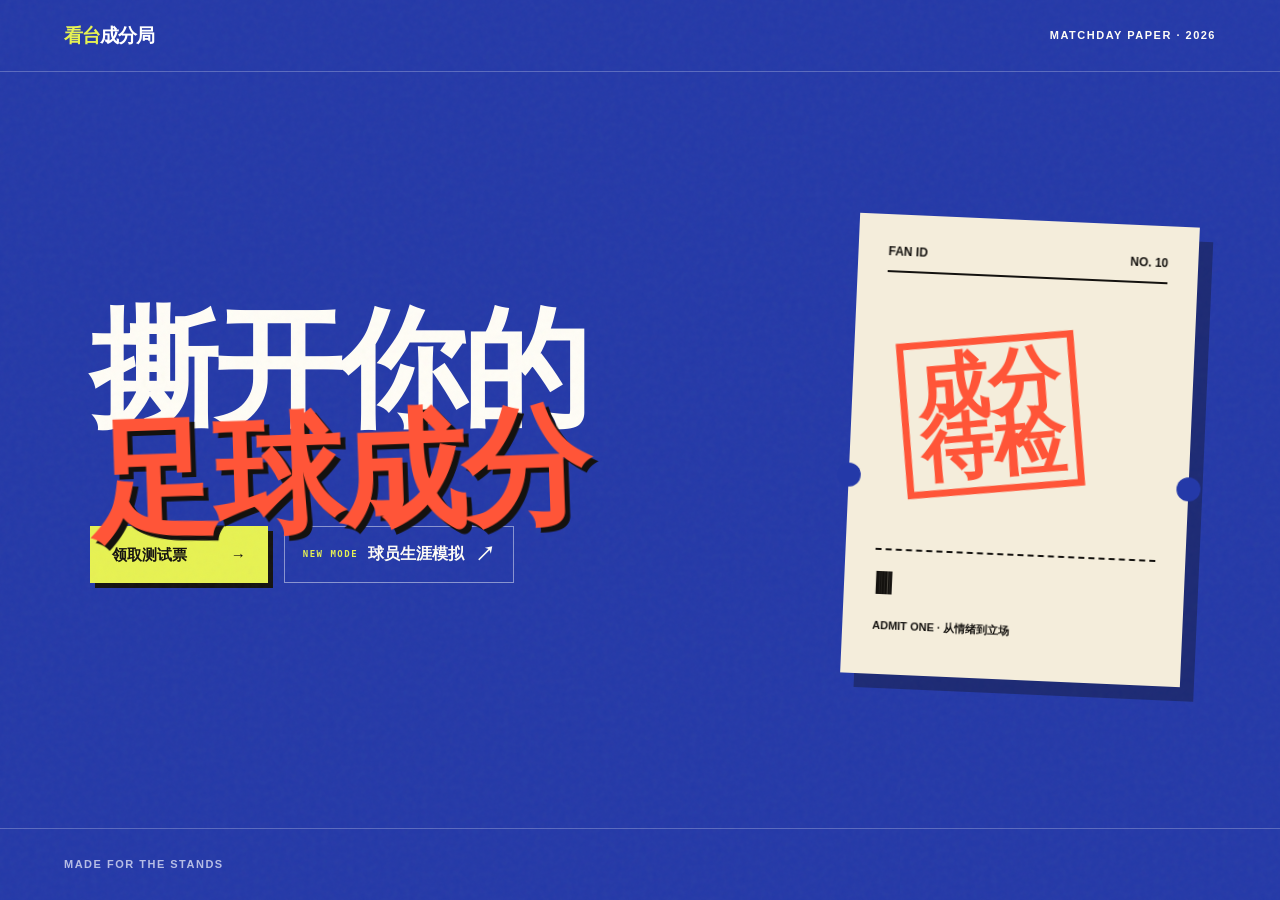
<file: index.html>
<!doctype html>
<html lang="zh-CN">
<head>
  <meta charset="UTF-8" />
  <meta name="viewport" content="width=device-width, initial-scale=1.0" />
  <meta name="theme-color" content="#2439a8" />
  <title>看台成分局｜你的足球 DNA</title>
  <link rel="stylesheet" href="styles.css" />
</head>
<body>
  <div class="grain" aria-hidden="true"></div>
  <header class="masthead">
    <a class="brand" href="#" aria-label="返回首页"><span>看台</span>成分局</a>
    <span class="issue">MATCHDAY PAPER · 2026</span>
  </header>

  <main id="app">
    <section class="screen hero active" id="start-screen">
      <div class="hero-copy">
        <h1>撕开你的<br><em>足球成分</em></h1>
        <div class="hero-actions">
          <button class="primary" id="start-btn">领取测试票 <span>→</span></button>
          <a class="career-link" href="career.html"><small>NEW MODE</small>球员生涯模拟 <span>↗</span></a>
        </div>
      </div>
      <aside class="ticket teaser" aria-label="结果示例">
        <div class="ticket-head"><span>FAN ID</span><b>NO. 10</b></div>
        <p class="stamp">成分<br>待检</p>
        <div class="barcode">|||| ||| || |||| | |||</div>
        <p class="ticket-foot">ADMIT ONE · 从情绪到立场</p>
      </aside>
    </section>

    <section class="screen quiz" id="quiz-screen" aria-live="polite">
      <div class="quiz-top">
        <button class="back" id="back-btn" aria-label="返回上一题">←</button>
        <div class="progress-wrap"><div class="progress" id="progress"></div></div>
        <span class="counter" id="counter">01 / ?</span>
      </div>
      <div class="question-card">
        <p class="question-type" id="question-type">比赛情绪</p>
        <h2 id="question-text"></h2>
        <div class="answers" id="answers"></div>
        <button class="unknown" id="unknown-btn">这题不了解 / 没感觉</button>
      </div>
      <p class="adaptive-note">题目会根据你的上一轮选择自动换路</p>
    </section>

    <section class="screen result" id="result-screen">
      <div class="result-intro">
        <p class="kicker">检测完毕 · 你的看台席位已经锁定</p>
        <h2>你的足球成分</h2>
        <p id="result-line"></p>
      </div>
      <div class="result-ticket ticket" id="share-card">
        <div class="ticket-head"><span>FAN ID / RESULT</span><b id="result-no">NO. 0000</b></div>
        <div id="result-bars" class="result-bars"></div>
        <div class="result-verdict">
          <span>看台判词</span>
          <p id="verdict"></p>
          <figure class="mourinho-card" id="mourinho-card" hidden>
            <img src="mourinho.jpg" alt="若泽·穆里尼奥在新闻发布会上" />
            <figcaption>Photo: Дмитрий Голубович · <a href="https://commons.wikimedia.org/wiki/File:Jos%C3%A9_Mourinho.jpg" target="_blank" rel="noreferrer">CC BY-SA 3.0</a></figcaption>
          </figure>
        </div>
        <div class="barcode">|||| ||| || |||| | ||| ||</div>
      </div>
      <div class="result-actions">
        <button class="primary" id="copy-btn">复制结果</button>
        <button class="secondary" id="restart-btn">再测一次</button>
      </div>
      <p class="copy-status" id="copy-status" aria-live="polite"></p>
    </section>
  </main>

  <footer><span>MADE FOR THE STANDS</span></footer>
  <script src="app.js"></script>
</body>
</html>
</file>
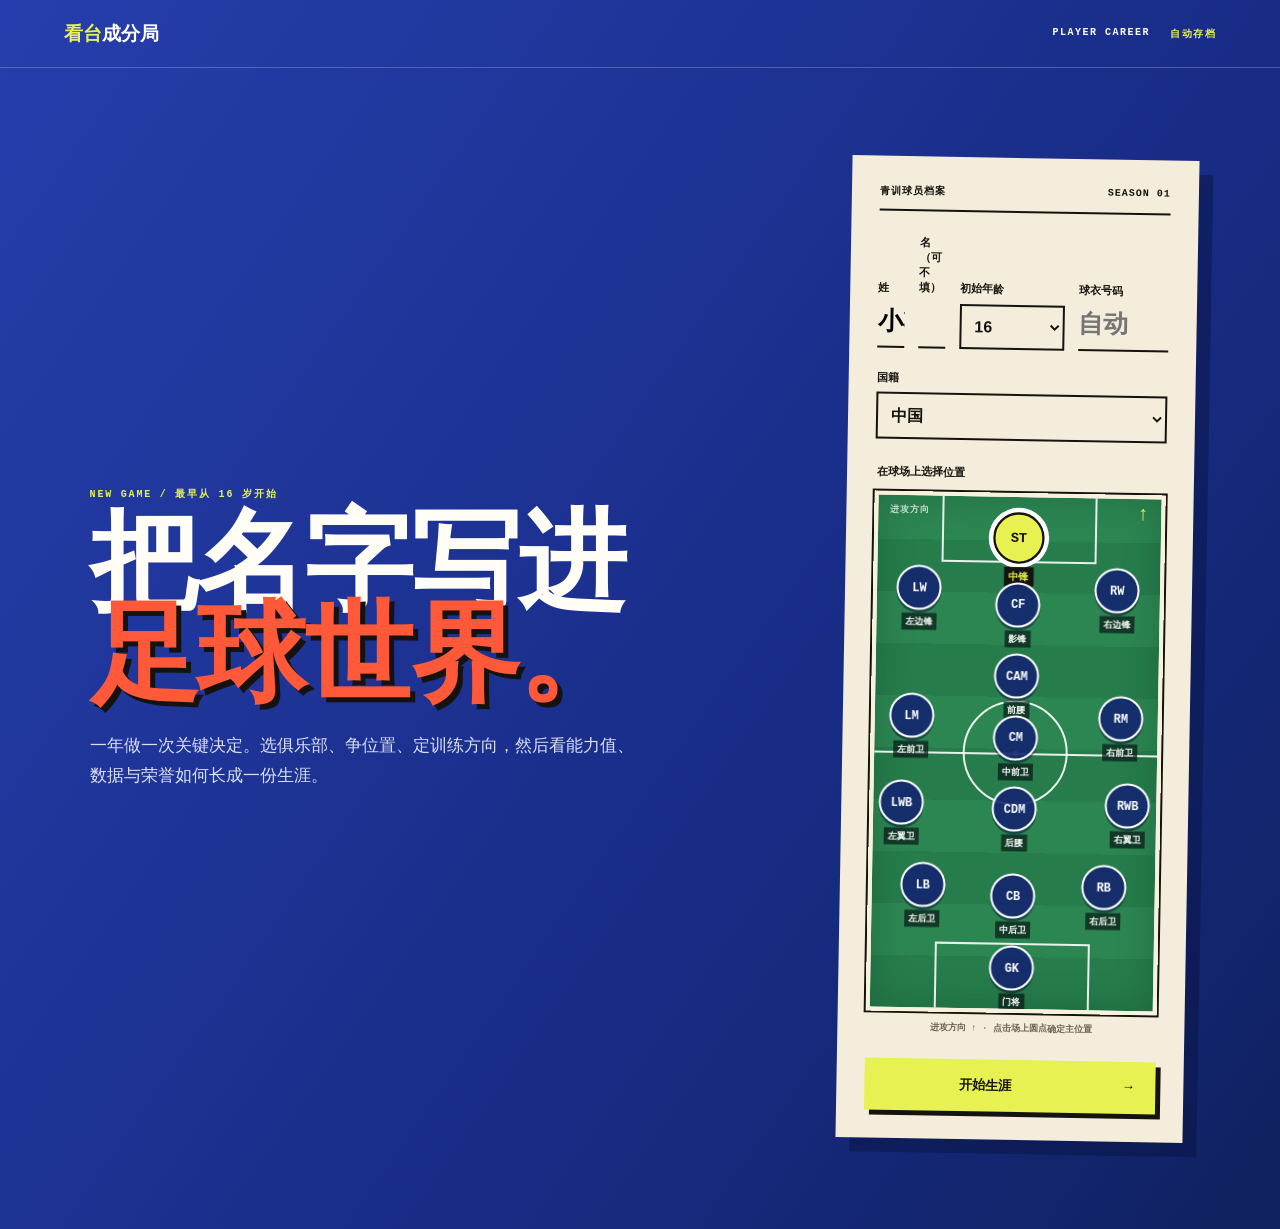
<file: career.html>
<!doctype html>
<html lang="zh-CN">
<head>
  <meta charset="UTF-8" />
  <meta name="viewport" content="width=device-width, initial-scale=1.0" />
  <meta name="theme-color" content="#1f3799" />
  <title>球员生涯模拟｜看台成分局</title>
  <link rel="stylesheet" href="career.css?v=20260802-3" />
</head>
<body>
  <div class="grain" aria-hidden="true"></div>
  <header class="masthead">
    <a class="brand" href="index.html"><span>看台</span>成分局</a>
    <div class="header-meta"><span>PLAYER CAREER</span><b id="save-label">自动存档</b></div>
  </header>

  <main>
    <section class="setup" id="setup">
      <div class="setup-copy">
        <p class="eyebrow">NEW GAME / 最早从 16 岁开始</p>
        <h1>把名字写进<br><em>足球世界。</em></h1>
        <p>一年做一次关键决定。选俱乐部、争位置、定训练方向，然后看能力值、数据与荣誉如何长成一份生涯。</p>
      </div>
      <form class="paper setup-form" id="setup-form">
        <div class="paper-head"><span>青训球员档案</span><b>SEASON 01</b></div>
        <div class="identity-grid">
          <label class="text-label">姓<input id="player-family-name" value="小将" maxlength="12" autocomplete="family-name" /></label>
          <label class="text-label">名（可不填）<input id="player-given-name" maxlength="12" autocomplete="given-name" /></label>
          <label class="text-label">初始年龄<select id="start-age"><option>16</option><option>17</option><option>18</option><option>19</option></select></label>
          <label class="text-label">球衣号码<input id="shirt-number" type="number" min="1" max="99" placeholder="自动" inputmode="numeric" /></label>
        </div>
        <label class="text-label nationality-label">国籍
          <select id="nationality">
            <option>中国</option><option>阿根廷</option><option>巴西</option><option>乌拉圭</option><option>法国</option><option>德国</option><option>英格兰</option><option>苏格兰</option><option>西班牙</option><option>葡萄牙</option><option>意大利</option><option>比利时</option><option>荷兰</option><option>土耳其</option><option>俄罗斯</option><option>沙特阿拉伯</option><option>美国</option><option>克罗地亚</option><option>挪威</option><option>日本</option><option>韩国</option><option>墨西哥</option><option>摩洛哥</option><option>瑞士</option><option>哥伦比亚</option><option>丹麦</option><option>塞内加尔</option><option>尼日利亚</option>
          </select>
        </label>
        <fieldset>
          <legend>在球场上选择位置</legend>
          <div class="position-pitch" role="radiogroup" aria-label="球员位置">
            <i class="pitch-line halfway" aria-hidden="true"></i><i class="pitch-line center-circle" aria-hidden="true"></i><i class="pitch-line box-top" aria-hidden="true"></i><i class="pitch-line box-bottom" aria-hidden="true"></i>
            <label class="pitch-position pos-st"><input type="radio" name="position" value="ST" checked><span>ST<small>中锋</small></span></label>
            <label class="pitch-position pos-lw"><input type="radio" name="position" value="LW"><span>LW<small>左边锋</small></span></label>
            <label class="pitch-position pos-rw"><input type="radio" name="position" value="RW"><span>RW<small>右边锋</small></span></label>
            <label class="pitch-position pos-cf"><input type="radio" name="position" value="CF"><span>CF<small>影锋</small></span></label>
            <label class="pitch-position pos-cam"><input type="radio" name="position" value="CAM"><span>CAM<small>前腰</small></span></label>
            <label class="pitch-position pos-lm"><input type="radio" name="position" value="LM"><span>LM<small>左前卫</small></span></label>
            <label class="pitch-position pos-cm"><input type="radio" name="position" value="CM"><span>CM<small>中前卫</small></span></label>
            <label class="pitch-position pos-rm"><input type="radio" name="position" value="RM"><span>RM<small>右前卫</small></span></label>
            <label class="pitch-position pos-cdm"><input type="radio" name="position" value="CDM"><span>CDM<small>后腰</small></span></label>
            <label class="pitch-position pos-lwb"><input type="radio" name="position" value="LWB"><span>LWB<small>左翼卫</small></span></label>
            <label class="pitch-position pos-lb"><input type="radio" name="position" value="LB"><span>LB<small>左后卫</small></span></label>
            <label class="pitch-position pos-cb"><input type="radio" name="position" value="CB"><span>CB<small>中后卫</small></span></label>
            <label class="pitch-position pos-rb"><input type="radio" name="position" value="RB"><span>RB<small>右后卫</small></span></label>
            <label class="pitch-position pos-rwb"><input type="radio" name="position" value="RWB"><span>RWB<small>右翼卫</small></span></label>
            <label class="pitch-position pos-gk"><input type="radio" name="position" value="GK"><span>GK<small>门将</small></span></label>
          </div>
          <p class="pitch-help">进攻方向 ↑ · 点击场上圆点确定主位置</p>
        </fieldset>
        <button class="primary" type="submit">开始生涯 <span>→</span></button>
        <button class="continue" id="continue" type="button" hidden>继续上次生涯</button>
      </form>
    </section>

    <section class="game" id="game" hidden>
      <aside class="passport paper">
        <div class="passport-top">
          <div class="shirt"><b id="shirt-no">9</b><span id="player-position">ST</span></div>
          <div><p class="eyebrow dark">PLAYER ID</p><h2 id="player-card-name">小将</h2><p id="current-club">阿贾克斯</p><p class="nationality" id="player-nationality">中国</p></div>
        </div>
        <div class="nationality-migration" id="nationality-migration" hidden>
          <span>旧存档补录国籍</span><select id="passport-nationality"></select><button id="lock-nationality">确认并锁定</button>
        </div>
        <div class="overall"><span>综合能力</span><strong id="overall">67</strong></div>
        <div class="attributes" id="attributes"></div>
        <div class="career-numbers">
          <div><span>年龄</span><b id="age">17</b></div><div><span>身价</span><b id="value">€3M</b></div>
          <div><span>出场</span><b id="apps">0</b></div><div><span>冠军</span><b id="trophies">0</b></div>
          <div><span>国家队出场</span><b id="national-apps">0</b></div><div><span>国家队进球</span><b id="national-goals">0</b></div>
        </div>
        <section class="honor-cabinet">
          <div><span>职业生涯总荣誉</span><b id="total-honor-count">0</b></div>
          <div class="career-honors" id="career-honors"><small>荣誉室还是空的</small></div>
        </section>
        <div class="career-exit"><button id="retire-early">提前退役</button><button class="reset" id="reset">重新开档</button></div>
      </aside>

      <section class="desk">
        <div class="season-head">
          <div><p class="eyebrow">TRANSFER WINDOW</p><h2 id="season-title">2026 / 27 赛季</h2></div>
          <div class="career-progress"><span id="season-count">第 1 季</span><i><b id="progress"></b></i></div>
        </div>

        <div class="decision-board">
          <section class="control-block">
            <div class="section-title"><span>本季发展方向</span></div>
            <div class="plan-grid" id="plans"></div>
          </section>

          <section class="control-block">
            <div class="section-title"><span>你要怎样踢这一年</span></div>
            <div class="plan-grid strategy-grid" id="strategies"></div>
          </section>

          <section class="offers-block">
            <div class="section-title"><span>合同与转会</span></div>
            <div class="offers" id="offers"></div>
          </section>

          <div class="decision-footer">
            <p id="decision-note">选好训练方向、赛季策略和合同。</p>
            <button class="primary simulate" id="simulate" disabled>签约并踢完赛季 <span>→</span></button>
          </div>
        </div>

        <section class="timeline-wrap">
          <div class="section-title"><span>生涯履历</span><small id="honor-count">0 项荣誉</small></div>
          <div class="timeline" id="timeline"><p class="empty">第一份职业合同还没有签字。</p></div>
        </section>
      </section>
    </section>
  </main>

  <div class="modal" id="report" hidden>
    <article class="report-card paper">
      <div class="paper-head"><span>赛季报告</span><b id="report-year"></b></div>
      <p class="eyebrow dark" id="report-kicker">SEASON COMPLETE</p>
      <h2 id="report-title"></h2>
      <p id="report-summary"></p>
      <div class="report-stats" id="report-stats"></div>
      <div class="season-outcomes" id="report-outcomes"></div>
      <div class="honors" id="report-honors"></div>
      <button class="primary" id="next-season">进入下个转会窗 <span>→</span></button>
    </article>
  </div>
  <script src="career-content-data.js?v=20260802-3"></script>
  <script src="career.js?v=20260802-3"></script>
</body>
</html>
</file>
<file: styles.css>
:root{--blue:#2439a8;--blue2:#182a88;--paper:#f4eddb;--ink:#14120f;--orange:#ff5538;--yellow:#e7f252;--muted:#b6bde5;--white:#fffdf6;--sans:"Microsoft YaHei UI","Microsoft YaHei","PingFang SC",sans-serif}
.hero-actions{display:flex;align-items:stretch;gap:16px;flex-wrap:wrap}.career-link{display:flex;align-items:center;gap:10px;min-width:230px;padding:14px 18px;border:1px solid rgba(255,255,255,.46);color:var(--white);text-decoration:none;font-weight:900;transition:.18s}.career-link small{font:800 9px/1 Consolas,monospace;letter-spacing:1.5px;color:var(--yellow)}.career-link span{margin-left:auto;font-size:20px}.career-link:hover,.career-link:focus-visible{background:var(--paper);color:var(--ink);transform:translateY(-2px)}
.issue,footer,.kicker,.ticket-head,.ticket-foot,.counter,.question-type,.adaptive-note,.result-verdict span,.result-pct,.mourinho-card figcaption{font-family:var(--sans),Consolas,monospace!important}
.result-verdict p strong{display:block;font:900 clamp(36px,7vw,72px)/.85 Impact,"Arial Black",sans-serif;letter-spacing:-1px;color:var(--orange);text-transform:uppercase}.mourinho-card{margin:18px 0 0;position:relative}.mourinho-card[hidden]{display:none}.mourinho-card img{display:block;width:100%;height:250px;object-fit:cover;object-position:center 28%;filter:grayscale(1) contrast(1.18);border:2px solid var(--ink)}.mourinho-card figcaption{font:700 9px/1.4 Consolas,monospace;margin-top:7px}.mourinho-card a{color:inherit}
.result-row{position:relative;overflow:hidden;padding-right:72px;min-height:48px}.result-row>*:not(.result-visual){position:relative;z-index:2}.result-visual{position:absolute;z-index:1;right:0;top:50%;width:78px;height:58px;transform:translateY(-50%);display:grid;place-items:center;-webkit-mask-image:linear-gradient(to left,#000 58%,transparent 100%);mask-image:linear-gradient(to left,#000 58%,transparent 100%)}.result-visual img{width:100%;height:100%;object-fit:contain}.result-visual.player img{object-fit:cover;object-position:center 20%}.result-visual span{font:900 22px/1 Impact,sans-serif;color:#9c927e;border:2px solid #9c927e;border-radius:50%;padding:9px}
*{box-sizing:border-box}html{background:var(--blue);color:var(--white);font-family:"Microsoft YaHei UI","PingFang SC",sans-serif}body{margin:0;min-height:100vh;overflow-x:hidden}.grain{position:fixed;inset:0;pointer-events:none;opacity:.13;background-image:url("data:image/svg+xml,%3Csvg viewBox='0 0 180 180' xmlns='http://www.w3.org/2000/svg'%3E%3Cfilter id='n'%3E%3CfeTurbulence type='fractalNoise' baseFrequency='.8' numOctaves='3' stitchTiles='stitch'/%3E%3C/filter%3E%3Crect width='100%25' height='100%25' filter='url(%23n)' opacity='.32'/%3E%3C/svg%3E")}.masthead,footer{height:72px;display:flex;align-items:center;justify-content:space-between;padding:0 clamp(22px,5vw,72px);border-bottom:1px solid rgba(255,255,255,.25);position:relative;z-index:2}.brand{color:white;text-decoration:none;font-weight:900;font-size:19px;letter-spacing:-1px}.brand span{color:var(--yellow)}.issue,footer{font:700 11px/1.2 Consolas,monospace;letter-spacing:1.5px}.screen{display:none;min-height:calc(100vh - 144px);padding:clamp(36px,6vw,80px) clamp(22px,7vw,100px)}.screen.active{display:flex}.hero{align-items:center;justify-content:space-between;gap:6vw}.hero-copy{max-width:720px}.kicker{font:800 12px/1.4 Consolas,monospace;letter-spacing:1.6px;text-transform:uppercase;color:var(--yellow);margin:0 0 22px}.hero h1{font-family:Impact,"Arial Black",sans-serif;font-size:clamp(64px,10vw,145px);line-height:.82;letter-spacing:-4px;margin:0;text-transform:uppercase;font-weight:900}.hero h1 em{font-style:normal;color:var(--orange);display:inline-block;transform:rotate(-2deg);text-shadow:5px 5px 0 var(--ink)}.lede{font-size:clamp(16px,2vw,21px);line-height:1.7;max-width:580px;margin:34px 0}.primary,.secondary,.unknown,.answer{font:800 15px/1 "Microsoft YaHei UI",sans-serif;cursor:pointer}.primary{border:0;background:var(--yellow);color:var(--ink);padding:18px 22px;box-shadow:5px 5px 0 var(--ink);transition:.15s}.primary:hover{transform:translate(-2px,-2px);box-shadow:8px 8px 0 var(--ink)}.primary span{margin-left:40px}.fineprint{font-size:12px;color:var(--muted);margin-top:22px}.ticket{background:var(--paper);color:var(--ink);position:relative;box-shadow:14px 14px 0 rgba(15,15,25,.35);transform:rotate(2.5deg)}.ticket:before,.ticket:after{content:"";position:absolute;width:24px;height:24px;border-radius:50%;background:var(--blue);top:57%;transform:translateY(-50%)}.ticket:before{left:-12px}.ticket:after{right:-12px}.teaser{width:min(340px,90vw);min-height:440px;padding:30px}.ticket-head{display:flex;justify-content:space-between;border-bottom:2px solid var(--ink);padding-bottom:12px;font:700 12px Consolas,monospace}.stamp{font:900 72px/.85 Impact,sans-serif;color:var(--orange);transform:rotate(-7deg);margin:60px 20px;border:7px solid var(--orange);padding:10px;display:inline-block}.barcode{font:900 25px/1 Consolas;letter-spacing:-5px;border-top:2px dashed var(--ink);padding-top:18px}.ticket-foot{font:700 11px Consolas;margin-top:25px}.quiz{flex-direction:column;max-width:1000px;margin:auto}.quiz-top{display:grid;grid-template-columns:44px 1fr auto;gap:18px;align-items:center}.back{background:transparent;border:1px solid rgba(255,255,255,.4);color:white;width:44px;height:44px;cursor:pointer}.progress-wrap{height:8px;background:rgba(255,255,255,.15)}.progress{height:100%;background:var(--yellow);width:5%;transition:width .35s}.counter{font:700 12px Consolas}.question-card{margin:auto 0;max-width:840px}.question-type{font:800 12px Consolas;color:var(--yellow);letter-spacing:2px}.question-card h2{font-size:clamp(30px,5vw,58px);line-height:1.18;margin:18px 0 32px;letter-spacing:-2px}.answers{display:grid;grid-template-columns:1fr 1fr;gap:13px}.answer{background:transparent;color:white;border:1px solid rgba(255,255,255,.45);padding:20px;text-align:left;line-height:1.45;transition:.15s}.answer:hover,.answer:focus-visible{background:var(--paper);color:var(--ink);border-color:var(--paper);transform:translateX(5px)}.unknown{border:0;border-bottom:1px solid var(--muted);background:none;color:var(--muted);padding:10px 0;margin-top:28px}.adaptive-note{text-align:right;color:var(--muted);font:11px Consolas}.result{flex-direction:column;align-items:center}.result-intro{text-align:center}.result-intro h2{font:900 clamp(48px,8vw,95px)/.9 Impact,sans-serif;margin:5px 0 18px;letter-spacing:-2px}.result-intro>p:last-child{color:var(--muted)}.result-ticket{width:min(620px,94vw);padding:34px 40px;margin:35px 0;transform:rotate(-1deg)}.result-ticket:before,.result-ticket:after{top:68%}.result-bars{padding:30px 0 18px}.result-row{display:grid;grid-template-columns:130px 1fr 52px;align-items:center;gap:14px;margin:14px 0}.result-name{font-weight:900}.bar-track{height:16px;background:#d9d0bc}.bar-fill{height:100%;background:var(--orange);transform-origin:left;animation:grow .7s both}.result-pct{font:900 18px Consolas}.result-verdict{border-top:2px dashed var(--ink);padding:22px 0}.result-verdict span{font:700 10px Consolas;letter-spacing:2px}.result-verdict p{font-weight:800;font-size:18px;line-height:1.6;margin:8px 0}.result-actions{display:flex;gap:15px}.secondary{padding:18px 22px;border:1px solid white;background:transparent;color:white}.copy-status{height:20px;color:var(--yellow);font-size:12px}footer{border-top:1px solid rgba(255,255,255,.25);border-bottom:0;color:var(--muted)}@keyframes grow{from{transform:scaleX(0)}}@media(max-width:760px){.issue{display:none}.hero{flex-direction:column;align-items:flex-start}.hero h1{letter-spacing:-2px}.teaser{min-height:290px}.stamp{font-size:48px;margin:30px}.answers{grid-template-columns:1fr}.screen{min-height:calc(100vh - 120px);padding-top:34px}.masthead,footer{height:60px}.result-row{grid-template-columns:92px 1fr 42px}.result-ticket{padding:26px 24px}footer span:last-child{display:none}}@media(prefers-reduced-motion:reduce){*{animation:none!important;transition:none!important}}
</file>
<file: career.css>
:root{--blue:#2439a8;--deep:#12246d;--paper:#f4eddb;--ink:#15130f;--orange:#ff5939;--yellow:#e7f252;--white:#fffdf6;--muted:#b7c0e8;--sans:"Microsoft YaHei UI","Microsoft YaHei","PingFang SC",sans-serif;--mono:Consolas,monospace}
[hidden]{display:none!important}
*{box-sizing:border-box}html{background:var(--deep);color:var(--white);font-family:var(--sans)}body{margin:0;min-height:100vh;background:linear-gradient(125deg,#263ead,#172b83 65%,#10215f);overflow-x:hidden}.grain{position:fixed;inset:0;pointer-events:none;opacity:.12;background-image:url("data:image/svg+xml,%3Csvg viewBox='0 0 180 180' xmlns='http://www.w3.org/2000/svg'%3E%3Cfilter id='n'%3E%3CfeTurbulence type='fractalNoise' baseFrequency='.75' numOctaves='3' stitchTiles='stitch'/%3E%3C/filter id='n'%3E%3Crect width='100%25' height='100%25' filter='url(%23n)' opacity='.4'/%3E%3C/svg%3E")}.masthead{height:68px;padding:0 clamp(20px,5vw,70px);display:flex;align-items:center;justify-content:space-between;border-bottom:1px solid #ffffff38;position:relative;z-index:3}.brand{color:white;text-decoration:none;font-size:19px;font-weight:900}.brand span{color:var(--yellow)}.header-meta{display:flex;gap:20px;font:800 10px var(--mono);letter-spacing:1.5px}.header-meta b{color:var(--yellow)}main{position:relative;z-index:1}.setup{min-height:calc(100vh - 68px);display:grid;grid-template-columns:minmax(0,1.15fr) minmax(340px,.6fr);align-items:center;gap:7vw;padding:clamp(38px,7vw,94px) clamp(20px,7vw,100px)}.eyebrow{font:800 10px/1.4 var(--mono);letter-spacing:1.8px;color:var(--yellow);margin:0 0 14px}.eyebrow.dark{color:var(--blue)}.setup h1{font:900 clamp(58px,8.5vw,126px)/.84 Impact,"Arial Black",sans-serif;letter-spacing:-3px;margin:0}.setup h1 em{font-style:normal;color:var(--orange);text-shadow:5px 5px 0 var(--ink)}.setup-copy>p:last-child{max-width:560px;font-size:17px;line-height:1.8;color:#dbe0f7;margin-top:32px}.paper{background:var(--paper);color:var(--ink);box-shadow:14px 14px 0 #09154480}.setup-form{padding:28px;transform:rotate(1deg)}.paper-head{display:flex;justify-content:space-between;border-bottom:2px solid var(--ink);padding-bottom:11px;margin-bottom:24px;font:800 10px var(--mono);letter-spacing:1px}.text-label,fieldset legend{font-size:11px;font-weight:900}.text-label input{display:block;width:100%;padding:11px 0;border:0;border-bottom:2px solid var(--ink);background:transparent;outline:none;font:900 25px var(--sans)}fieldset{border:0;padding:0;margin:25px 0}.radio-grid{display:grid;grid-template-columns:1fr 1fr;gap:8px;margin-top:10px}.radio-grid input{position:absolute;opacity:0}.radio-grid span{display:block;padding:13px;border:1px solid #aaa18f;cursor:pointer;font-weight:900}.radio-grid small{display:block;margin-top:5px;color:#736c60;font:700 9px var(--mono)}.radio-grid input:checked+span{background:var(--ink);color:white}.radio-grid input:checked+span small{color:var(--yellow)}button{font-family:var(--sans);cursor:pointer}.primary{border:0;background:var(--yellow);color:var(--ink);padding:17px 20px;font-weight:900;box-shadow:5px 5px 0 var(--ink);transition:.16s}.primary:hover:not(:disabled){transform:translate(-2px,-2px);box-shadow:8px 8px 0 var(--ink)}.primary span{float:right;margin-left:36px}.primary:disabled{opacity:.35;cursor:not-allowed;filter:grayscale(1)}.setup-form .primary,.continue{width:100%}.continue{border:1px solid var(--ink);background:transparent;padding:13px;margin-top:14px;font-weight:900}
.game{display:grid;grid-template-columns:285px minmax(0,1fr);gap:24px;padding:26px clamp(14px,3vw,44px) 55px}.passport{padding:22px;align-self:start;position:sticky;top:18px}.passport-top{display:grid;grid-template-columns:82px 1fr;gap:16px;align-items:center}.shirt{height:112px;background:repeating-linear-gradient(90deg,#dbe3ff 0 27px,#edf0fb 27px 54px);display:grid;place-items:center;align-content:center;border-bottom:5px solid var(--orange)}.shirt b{font:900 50px/.85 Impact,sans-serif;color:var(--blue)}.shirt span{font:900 9px var(--mono)}.passport h2{margin:0;font-size:27px}.passport-top>div:last-child>p:last-child{font:700 10px var(--mono);color:#6c6558}.overall{margin:23px 0;border-top:2px solid var(--ink);border-bottom:1px dashed #8f8778;padding:13px 0;display:grid;grid-template-columns:1fr auto;align-items:end}.overall span{font-size:10px;font-weight:900}.overall strong{font:900 58px/.8 Impact,sans-serif;color:var(--orange);grid-row:1/3;grid-column:2}.overall i{font:800 10px var(--mono);font-style:normal;color:var(--blue)}.attribute{display:grid;grid-template-columns:44px 1fr 27px;gap:8px;align-items:center;margin:9px 0;font:800 9px var(--mono)}.attribute i{height:6px;background:#d7cfbc}.attribute i:after{content:"";display:block;width:var(--v);height:100%;background:var(--blue)}.career-numbers{display:grid;grid-template-columns:1fr 1fr;margin-top:22px;border-top:1px solid var(--ink)}.career-numbers div{padding:12px 5px;border-bottom:1px dashed #9e9585}.career-numbers span{display:block;font-size:9px;color:#746d60;font-weight:800}.career-numbers b{font:900 19px var(--mono)}.reset{width:100%;border:0;background:transparent;color:#776f62;text-decoration:underline;margin-top:16px;font-size:10px}.desk{min-width:0}.season-head{display:flex;justify-content:space-between;align-items:end;margin-bottom:22px}.season-head h2{font:900 clamp(40px,6vw,74px)/.9 Impact,"Arial Black",sans-serif;letter-spacing:-1px;margin:0}.career-progress{text-align:right;font:800 10px var(--mono)}.career-progress i{display:block;width:150px;height:7px;background:#ffffff2d;margin-top:8px}.career-progress b{display:block;height:100%;background:var(--yellow);width:var(--p)}.decision-board,.timeline-wrap{background:#ffffff0b;border:1px solid #ffffff32;padding:clamp(16px,2.5vw,28px);margin-bottom:22px}.control-block{margin-bottom:23px}.section-title{display:flex;justify-content:space-between;align-items:center;border-bottom:1px solid #ffffff3d;padding-bottom:10px;margin-bottom:13px;font-weight:900}.section-title small{color:var(--muted);font:700 9px var(--mono)}.plan-grid{display:grid;grid-template-columns:repeat(3,1fr);gap:9px}.plan,.offer{border:1px solid #ffffff4b;background:transparent;color:white;text-align:left;transition:.15s}.plan{padding:14px;min-height:78px}.plan b,.offer b{display:block;margin-bottom:6px}.plan small,.offer small{color:var(--muted);font:700 9px/1.45 var(--mono)}.plan:hover,.plan.selected{background:var(--paper);color:var(--ink);transform:translateY(-2px)}.plan.selected small{color:#655f54}.offers{display:grid;grid-template-columns:repeat(2,1fr);gap:11px}.offer{padding:0;overflow:hidden;position:relative}.offer.selected{outline:4px solid var(--yellow);outline-offset:-4px;background:#ffffff10}.offer-top{display:flex;align-items:center;gap:13px;padding:15px}.crest{width:54px;height:54px;border-radius:50%;display:grid;place-items:center;flex:none;background:var(--club);color:white;border:3px solid #ffffffb5;font:900 13px var(--mono)}.offer-meta{display:grid;grid-template-columns:repeat(3,1fr);border-top:1px solid #ffffff35}.offer-meta span{padding:10px 7px;border-right:1px solid #ffffff35;font:700 8px var(--mono);color:var(--muted)}.offer-meta b{margin-top:3px;color:white;font-size:11px}.decision-footer{display:flex;justify-content:space-between;align-items:center;gap:20px;border-top:1px dashed #ffffff52;padding-top:19px}.decision-footer p{color:var(--muted);font-size:11px}.simulate{min-width:250px}.timeline{display:grid;gap:10px}.empty{color:var(--muted);font-size:12px}.year-row{display:grid;grid-template-columns:78px 1.1fr 1fr auto;gap:15px;align-items:center;padding:13px 0;border-bottom:1px dashed #ffffff42}.year-row>span{font:800 10px var(--mono);color:var(--yellow)}.year-club b,.year-result b{display:block}.year-club small,.year-result small{color:var(--muted);font:700 9px/1.4 var(--mono)}.year-ovr{font:900 28px Impact,sans-serif;color:var(--orange)}
.modal{position:fixed;inset:0;z-index:20;background:#06102fdf;display:grid;place-items:center;padding:22px}.modal[hidden]{display:none}.report-card{width:min(650px,100%);padding:32px;max-height:92vh;overflow:auto}.report-card h2{font:900 clamp(43px,8vw,78px)/.9 Impact,"Arial Black",sans-serif;letter-spacing:-1px;margin:4px 0 16px}.report-card>p:not(.eyebrow){line-height:1.7;color:#514b41}.report-stats{display:grid;grid-template-columns:repeat(4,1fr);border:2px solid var(--ink);margin:22px 0}.report-stats div{padding:13px;border-right:1px solid var(--ink)}.report-stats span{display:block;font-size:9px;font-weight:800}.report-stats b{font:900 23px var(--mono)}.honors{display:flex;gap:8px;flex-wrap:wrap;margin:18px 0 25px}.honor{background:var(--orange);color:white;padding:9px 11px;font:900 11px var(--sans);transform:rotate(-1deg)}.report-card .primary{width:100%}
@media(max-width:920px){.setup{grid-template-columns:1fr}.setup-form{max-width:580px}.game{grid-template-columns:1fr}.passport{position:relative;top:0;display:grid;grid-template-columns:1fr 1fr;gap:18px}.passport-top,.overall{align-self:start}.attributes,.career-numbers,.reset{grid-column:1/-1}}
@media(max-width:650px){.header-meta span{display:none}.setup{padding-top:44px}.setup h1{font-size:56px}.game{padding:15px 10px 40px}.passport{display:block}.season-head{align-items:start}.career-progress i{width:88px}.plan-grid,.offers{grid-template-columns:1fr}.decision-footer{display:block}.simulate{width:100%;min-width:0}.year-row{grid-template-columns:62px 1fr auto}.year-result{grid-column:2}.report-stats{grid-template-columns:1fr 1fr}.report-stats div:nth-child(2){border-right:0}.report-stats div{border-bottom:1px solid var(--ink)}.radio-grid{grid-template-columns:1fr 1fr}}
@media(prefers-reduced-motion:reduce){*{transition:none!important}}
.setup-form{width:min(620px,100%)}.radio-grid{grid-template-columns:repeat(3,1fr);gap:7px;max-height:300px;overflow:auto;padding:2px}.radio-grid span{min-height:58px;padding:10px;font:900 17px var(--mono);transition:.14s}.radio-grid small{margin-top:4px;font:700 9px/1.35 var(--sans)}.radio-grid label:hover span{border-color:var(--ink);transform:translateY(-1px)}.radio-grid input:focus-visible+span{outline:3px solid var(--orange);outline-offset:2px}
.identity-grid{display:grid;grid-template-columns:minmax(0,1fr) minmax(0,1fr) 105px 90px;gap:14px;align-items:end}.identity-grid .text-label select{margin-top:8px;padding:11px 9px}.identity-grid .text-label input{min-width:0}
@media(max-width:650px){.radio-grid{grid-template-columns:repeat(2,1fr);max-height:340px}}
@media(max-width:650px){.identity-grid{grid-template-columns:1fr 1fr;gap:12px}}
.honor,.career-honor{display:inline-flex;align-items:center;gap:8px}.honor svg,.career-honor svg{flex:none;fill:none;stroke:currentColor;stroke-width:1.7;stroke-linecap:round;stroke-linejoin:round}.honor svg{width:31px;height:31px}.career-honor svg{width:23px;height:23px}.honor{min-height:49px;padding:7px 12px 7px 8px;transform:none;border-left:4px solid #b72f1c}.honor[data-trophy="world"]{background:#1e347d;color:#fff}.honor[data-trophy="europe"]{background:#183b76;color:#f4e35b}.honor[data-trophy="national"]{background:#287065;color:#fff}.honor[data-trophy="league"]{background:#db5337;color:#fff}.honor[data-trophy="ball"],.honor[data-trophy="young"],.honor[data-trophy="personal"]{background:#d8b82f;color:#17130e}.honor[data-trophy="cup"]{background:#8e3b66;color:#fff}.empty-honor{background:#81796c;border:0;color:#fff}.career-honor{padding:5px 8px 5px 5px}.career-honor svg{color:var(--yellow)}.career-honor[data-trophy="world"],.career-honor[data-trophy="europe"]{outline:1px solid var(--orange)}
.game{width:min(1680px,100%);margin:0 auto;grid-template-columns:320px minmax(0,1fr);gap:30px;padding-inline:28px}.passport{padding:25px}.passport h2{font-size:30px}.passport-top>div:last-child>p:last-child{font-size:12px}.attribute{font-size:11px;grid-template-columns:48px 1fr 30px}.career-numbers span{font-size:11px}.career-numbers b{font-size:21px}.section-title{font-size:19px;padding-bottom:12px}.section-title small{font-size:11px}.plan{padding:18px;min-height:94px}.plan b{font-size:19px}.plan small,.offer small{font:700 12px/1.55 var(--sans)}.offer-top{padding:18px}.offer-top b{font-size:18px}.offer-meta span{padding:12px 10px;font:700 11px var(--sans)}.offer-meta b{font-size:14px}.decision-footer p{font-size:13px}.year-row>span{font-size:12px}.year-club b,.year-result b{font-size:15px}.year-club small,.year-result small{font:700 11px/1.5 var(--sans)}.honor-cabinet{margin-top:20px;border-top:2px solid var(--ink);padding-top:13px}.honor-cabinet>div:first-child{display:flex;align-items:center;justify-content:space-between;font-size:12px;font-weight:900}.honor-cabinet>div:first-child b{font:900 25px var(--mono);color:var(--orange)}.career-honors{display:flex;flex-wrap:wrap;gap:6px;margin-top:10px;max-height:170px;overflow:auto}.career-honors small{color:#756d60}.career-honor{padding:6px 8px;background:var(--ink);color:var(--yellow);font:800 10px/1.25 var(--sans)}
@media(max-width:920px){.game{grid-template-columns:1fr;padding-inline:14px}.honor-cabinet{grid-column:1/-1}}
@media(max-width:650px){.game{padding-inline:10px}.section-title{font-size:17px}.section-title small{font-size:10px}.plan b{font-size:18px}.plan small,.offer small{font-size:12px}.offer-meta span{font-size:11px}}
.setup h1,.season-head h2,.report-card h2,.overall strong,.year-ovr,.shirt b{font-family:var(--sans);font-weight:900;letter-spacing:-2px}.season-head h2{line-height:1.05}.report-card h2{line-height:1.05}.nationality-label{display:block;margin-top:22px}.text-label select{display:block;width:100%;margin-top:7px;padding:12px 9px;border:2px solid var(--ink);background:transparent;color:var(--ink);font:900 16px var(--sans)}.passport .nationality{display:inline-block;margin:6px 0 0!important;padding:4px 7px;background:var(--blue);color:white!important;font:800 10px var(--sans)!important}
.year-ovr small{display:block;margin-top:3px;font:900 11px var(--mono);letter-spacing:0;color:var(--yellow)}.report-stats b small{font-size:12px;color:var(--orange)}
.nationality-migration{margin:14px 0;padding:11px;background:#e7f25266;border:1px solid var(--ink)}.nationality-migration span{display:block;margin-bottom:7px;font-size:10px;font-weight:900}.nationality-migration select,.nationality-migration button{width:100%;padding:8px;border:1px solid var(--ink);background:var(--paper);font:800 11px var(--sans)}.nationality-migration button{margin-top:6px;background:var(--ink);color:white}
.plan{display:grid;grid-template-columns:48px 1fr;align-items:center;gap:14px}.choice-icon{width:46px;height:46px;display:grid;place-items:center;border:1px solid currentColor}.choice-icon svg{width:30px;height:30px;fill:none;stroke:currentColor;stroke-width:1.8;stroke-linecap:round;stroke-linejoin:round}.choice-copy{min-width:0}.plan.selected .choice-icon{background:var(--yellow);color:var(--ink)}.crest{background:transparent;border:0;border-radius:0;overflow:visible}.crest>span{width:100%;height:100%;border-radius:50%;display:grid;place-items:center;background:var(--club);color:white}.crest img{display:block;width:100%;height:100%;object-fit:contain;filter:drop-shadow(0 3px 3px #07133c66)}.offer:last-child:nth-child(odd){grid-column:1/-1}.offers{align-items:stretch}
@media(max-width:650px){.offer:last-child:nth-child(odd){grid-column:auto}.plan{grid-template-columns:42px 1fr}.choice-icon{width:40px;height:40px}.choice-icon svg{width:26px;height:26px}}
.career-exit{display:grid;grid-template-columns:1fr 1fr;gap:7px;margin-top:16px}.career-exit button{border:1px solid #9e9585;background:transparent;color:#655e53;padding:9px 5px;font-size:10px}.career-exit #retire-early{border-color:var(--orange);color:#b83522;font-weight:900}.career-exit .reset{margin:0;text-decoration:none}.move-type{display:inline-block;margin-left:7px;padding:3px 6px;background:var(--yellow);color:var(--ink);font:900 9px var(--sans);vertical-align:2px}

.plan{display:flex;justify-content:center;align-items:center;gap:13px;text-align:center}.plan b{margin:0;font-size:20px;letter-spacing:.08em}.plan .choice-icon{flex:none}.offer-meta{grid-template-columns:repeat(4,1fr)}
.shirt{position:relative;clip-path:polygon(0 16%,19% 0,36% 8%,64% 8%,81% 0,100% 16%,89% 40%,78% 34%,78% 100%,22% 100%,22% 34%,11% 40%);background:var(--kit1,#dbe3ff);border:0}.shirt:after{content:"";position:absolute;z-index:0;top:7px;left:50%;width:25px;height:13px;border:4px solid var(--kit2,#fff);border-top:0;border-radius:0 0 50% 50%;transform:translateX(-50%)}.shirt b,.shirt span{position:relative;z-index:1;color:var(--kit2,#fff);text-shadow:0 1px 2px #0008}.shirt[data-kit="stripes"]{background:repeating-linear-gradient(90deg,var(--kit1) 0 17%,var(--kit2) 17% 34%)}.shirt[data-kit="hoops"]{background:repeating-linear-gradient(0deg,var(--kit1) 0 17%,var(--kit2) 17% 31%)}.shirt[data-kit="split"]{background:linear-gradient(90deg,var(--kit2) 0 34%,var(--kit1) 34% 100%)}.shirt[data-kit="checks"]{background:conic-gradient(var(--kit2) 25%,var(--kit1) 0 50%,var(--kit2) 0 75%,var(--kit1) 0) 0 0/28px 28px}.shirt[data-kit="accent"]{background:linear-gradient(100deg,var(--kit1) 0 62%,var(--kit3) 62% 69%,var(--kit1) 69% 100%)}
.honor[data-trophy="euro"]{background:#315aa7;color:#f2d75d}.honor[data-trophy="copa"]{background:#43a7c8;color:#fff}.honor[data-trophy="asia"]{background:#7b3f86;color:#fff}.honor[data-trophy="africa"]{background:#207b4f;color:#f1cf35}.honor[data-trophy="young"]{background:#d6cfd0;color:#17130e}
.career-spell{border:1px solid #ffffff32;background:#071d611f}.career-spell+ .career-spell{margin-top:12px}.career-spell>header{display:flex;justify-content:space-between;align-items:baseline;padding:13px 15px;border-bottom:1px solid #ffffff32;background:#ffffff0b}.career-spell>header b{font-size:18px}.career-spell>header small{color:var(--muted);font:800 9px var(--mono)}.career-spell .year-row{padding-left:15px;padding-right:15px}.career-spell .year-row:last-child{border-bottom:0}.spell-season .year-club small{color:#d5dcf0}.spell-season .year-ovr small{display:block;color:var(--yellow);font:800 9px var(--mono)}

/* 建档战术板：每个位置按真实场地区域选择 */
.position-pitch{position:relative;width:min(100%,430px);height:520px;margin:12px auto 0;overflow:hidden;border:4px solid #f7f2dd;background:repeating-linear-gradient(0deg,#267c4b 0 52px,#2c8652 52px 104px);box-shadow:0 0 0 2px var(--ink),inset 0 0 36px #062d1d44;isolation:isolate}.position-pitch:before{content:"进攻方向";position:absolute;z-index:1;top:8px;left:12px;color:#ffffffb8;font:800 9px var(--mono);letter-spacing:1px}.position-pitch:after{content:"↑";position:absolute;z-index:1;top:4px;right:12px;color:var(--yellow);font:900 20px var(--mono)}.pitch-line{position:absolute;z-index:0;pointer-events:none;border-color:#ffffffe3}.halfway{left:0;right:0;top:50%;border-top:2px solid #ffffffe3}.center-circle{width:105px;height:105px;left:50%;top:50%;border:2px solid #ffffffe3;border-radius:50%;transform:translate(-50%,-50%)}.center-circle:after{content:"";position:absolute;width:5px;height:5px;left:50%;top:50%;border-radius:50%;background:#ffffffe3;transform:translate(-50%,-50%)}.box-top,.box-bottom{width:55%;height:68px;left:22.5%;border:2px solid #ffffffe3}.box-top{top:-2px}.box-bottom{bottom:-2px}.pitch-position{position:absolute;z-index:2;left:var(--x);top:var(--y);transform:translate(-50%,-50%)}.pitch-position input{position:absolute;width:1px;height:1px;opacity:0}.pitch-position span{position:relative;width:45px;height:45px;display:grid;place-items:center;border:2px solid #fff;border-radius:50%;background:#13266ee8;color:#fff;box-shadow:0 3px 0 #09143b88;cursor:pointer;font:900 12px var(--mono);transition:transform .14s,background .14s,color .14s}.pitch-position span:after{content:"";position:absolute;inset:-6px;border:1px solid transparent;border-radius:50%}.pitch-position small{position:absolute;left:50%;top:calc(100% + 5px);width:max-content;max-width:82px;transform:translateX(-50%);padding:2px 4px;background:#071a15b8;color:#fff;font:800 9px var(--sans);white-space:nowrap}.pitch-position:hover span{transform:translateY(-2px) scale(1.08);background:#2439a8}.pitch-position input:checked+span{background:var(--yellow);color:var(--ink);border-color:var(--ink);box-shadow:0 0 0 4px #fff,0 5px 0 #0a261a88;transform:scale(1.14)}.pitch-position input:checked+span small{background:var(--ink);color:var(--yellow)}.pitch-position input:focus-visible+span{outline:4px solid var(--orange);outline-offset:5px}.pos-st{--x:50%;--y:8%}.pos-lw{--x:15%;--y:18%}.pos-rw{--x:85%;--y:18%}.pos-cf{--x:50%;--y:21%}.pos-cam{--x:50%;--y:35%}.pos-lm{--x:13%;--y:43%}.pos-cm{--x:50%;--y:47%}.pos-rm{--x:87%;--y:43%}.pos-cdm{--x:50%;--y:61%}.pos-lwb{--x:10%;--y:60%}.pos-rwb{--x:90%;--y:60%}.pos-lb{--x:18%;--y:76%}.pos-cb{--x:50%;--y:78%}.pos-rb{--x:82%;--y:76%}.pos-gk{--x:50%;--y:92%}.pitch-help{text-align:center;margin:9px 0 0;color:#6c6559;font:800 9px var(--mono)}
.season-outcomes{display:flex;flex-wrap:wrap;gap:7px;margin:5px 0 16px}.outcome-tag{display:inline-flex;align-items:center;min-height:30px;padding:6px 9px;border:1px solid var(--ink);background:#fff8e8;color:var(--ink);font:900 10px var(--sans)}.outcome-tag.stage{border-color:#245da4;color:#173f78}.outcome-tag.milestone{border-color:#cb4b31;color:#9e2f1e}.outcome-tag.warning{border-color:#b52626;background:#ffe2d8;color:#971c1c}.outcome-tag.kicker{border-color:#111;background:#efcf2f;color:#111}.report-stats{grid-template-columns:repeat(auto-fit,minmax(105px,1fr))}.report-stats div:last-child{border-right:0}
.honor[data-trophy="champions"],.honor[data-trophy="europa"],.honor[data-trophy="conference"]{background:#173b78;color:#f5e155}.honor[data-trophy="libertadores"]{background:#111f48;color:#fff}.honor[data-trophy="club-world"]{background:#216c69;color:#fff}.honor[data-trophy="super"]{background:#a44768;color:#fff}.honor[data-trophy="boot"],.honor[data-trophy="glove"]{background:#d8b82f;color:#17130e}
@media(max-width:650px){.position-pitch{height:470px}.pitch-position span{width:39px;height:39px;font-size:11px}.pitch-position small{font-size:8px}.setup-form{padding:20px 16px}.report-stats{grid-template-columns:repeat(2,1fr)}}
</file>
